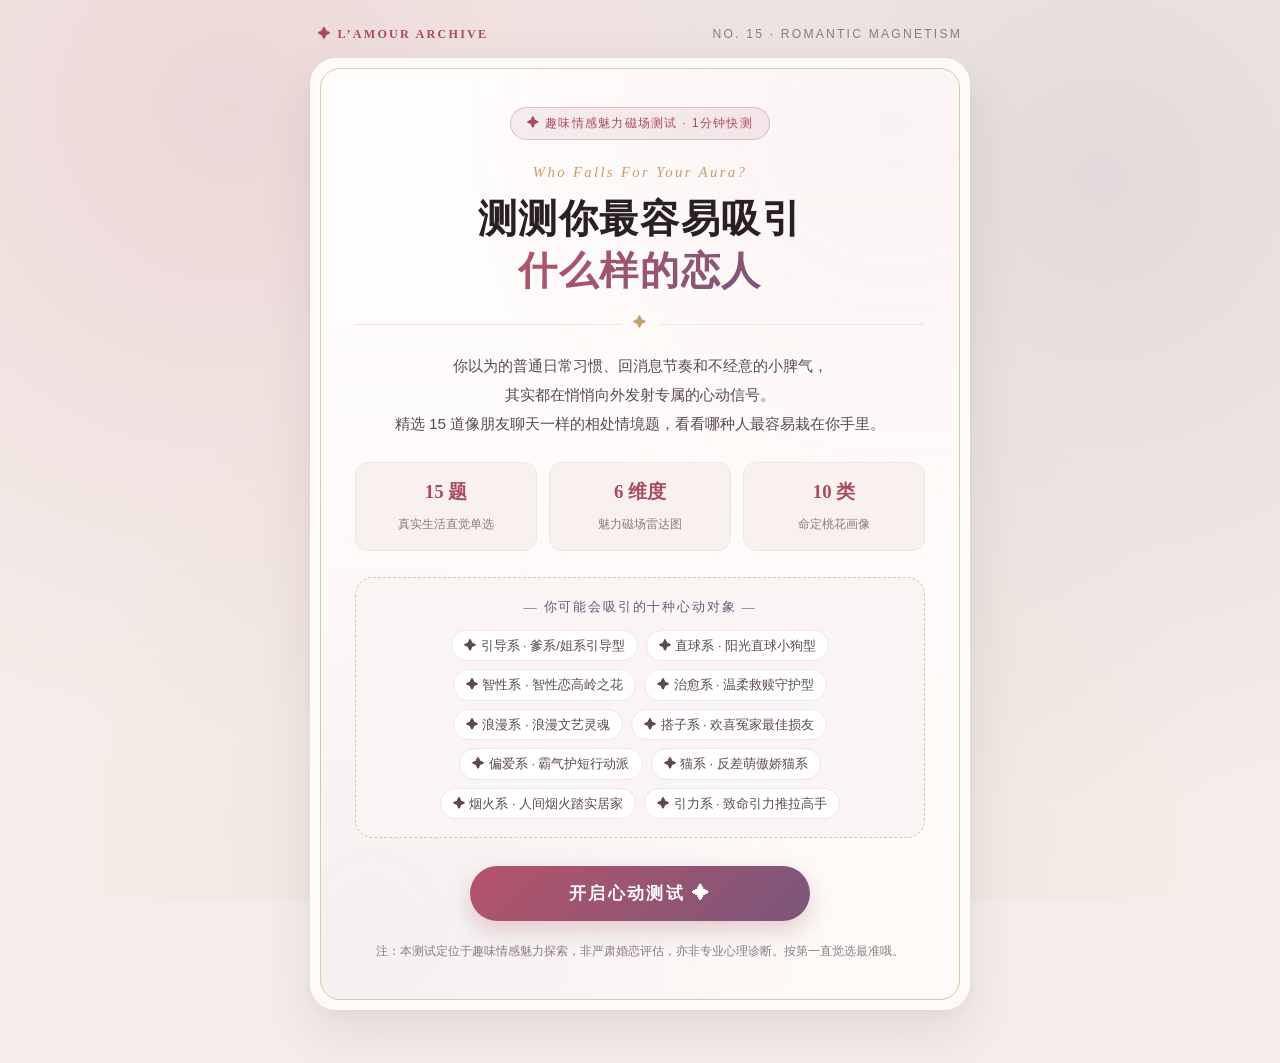
<file: index.html>
<!DOCTYPE html>
<html lang="zh-CN">
<head>
  <meta charset="UTF-8" />
  <meta name="viewport" content="width=device-width, initial-scale=1.0, maximum-scale=5.0" />
  <title>测测你最容易吸引什么样的恋人 · 心动磁场档案</title>
  <meta name="description" content="15道真实大白话恋爱细节与相处直觉测试，解锁你的六维魅力磁场与最容易对你上头的命定恋人类型。" />
  <link rel="icon" href="data:image/svg+xml,%3Csvg xmlns='http://www.w3.org/2000/svg' viewBox='0 0 64 64'%3E%3Cdefs%3E%3ClinearGradient id='g' x1='0' y1='0' x2='1' y2='1'%3E%3Cstop offset='0%25' stop-color='%23B5546A'/%3E%3Cstop offset='100%25' stop-color='%237B567B'/%3E%3C/linearGradient%3E%3C/defs%3E%3Ccircle cx='32' cy='32' r='30' fill='url(%23g)'/%3E%3Ctext x='32' y='42' font-size='28' text-anchor='middle' fill='%23FFFDFC'%3E✦%3C/text%3E%3C/svg%3E" />
  <link rel="stylesheet" href="css/style.css" />
</head>
<body>
  <!-- 顶部法式杂志刊头 -->
  <header class="top-masthead" aria-label="刊头信息">
    <span class="masthead-brand">✦ L’Amour Archive</span>
    <span>No. 15 · Romantic Magnetism</span>
  </header>

  <main class="app-stage">
    <!-- ==================== 1. 测试首页 ==================== -->
    <section id="view-home" class="view-section active" aria-labelledby="main-quiz-title">
      <div class="velvet-card">
        <div class="velvet-card-inner">
          <div class="hero-header">
            <span class="editorial-kicker">✦ 趣味情感魅力磁场测试 · 1分钟快测</span>
            <span class="hero-en-sub">Who Falls For Your Aura?</span>
            <h1 id="main-quiz-title" class="hero-title">
              测测你最容易吸引<br /><span class="highlight-rose">什么样的恋人</span>
            </h1>
          </div>

          <p class="hero-quote">
            你以为的普通日常习惯、回消息节奏和不经意的小脾气，<br />
            其实都在悄悄向外发射专属的心动信号。<br />
            精选 15 道像朋友聊天一样的相处情境题，看看哪种人最容易栽在你手里。
          </p>

          <div class="spec-pills">
            <div class="spec-pill">
              <span class="spec-pill-num">15 题</span>
              <span class="spec-pill-label">真实生活直觉单选</span>
            </div>
            <div class="spec-pill">
              <span class="spec-pill-num">6 维度</span>
              <span class="spec-pill-label">魅力磁场雷达图</span>
            </div>
            <div class="spec-pill">
              <span class="spec-pill-num">10 类</span>
              <span class="spec-pill-label">命定桃花画像</span>
            </div>
          </div>

          <div class="roster-preview">
            <div class="roster-preview-title">— 你可能会吸引的十种心动对象 —</div>
            <div id="roster-chips" class="roster-chips"></div>
          </div>

          <div class="cta-group">
            <button id="btn-start" type="button" class="btn-primary">
              开启心动测试 ✦
            </button>
            <div id="resume-banner" class="resume-banner">
              <span>上次还有未答完的题目（已答 <strong id="resume-count">0</strong>/15 题）</span>
              <button id="btn-resume" type="button" class="resume-link">继续做题 →</button>
            </div>
          </div>

          <p class="disclaimer-note">
            注：本测试定位于趣味情感魅力探索，非严肃婚恋评估，亦非专业心理诊断。按第一直觉选最准哦。
          </p>
        </div>
      </div>
    </section>

    <!-- ==================== 2. 逐题作答页 ==================== -->
    <section id="view-quiz" class="view-section" aria-live="polite">
      <div class="velvet-card">
        <div class="velvet-card-inner">
          <div class="quiz-progress-panel">
            <div class="quiz-meta-row">
              <span id="chapter-badge" class="chapter-badge">Part 01 · 聊天信号</span>
              <span class="progress-counter">
                <strong><span id="current-q-num">01</span></strong> / <span id="total-q-num">15</span>
              </span>
            </div>
            <div class="progress-track" role="progressbar" aria-valuemin="1" aria-valuemax="15">
              <div id="progress-fill" class="progress-fill"></div>
            </div>
          </div>

          <div id="question-stage" class="question-stage">
            <div>
              <h2 id="question-title" class="question-title"></h2>
              <div id="options-list" class="options-list"></div>
            </div>

            <div class="quiz-nav-bar">
              <button id="btn-prev" type="button" class="nav-link-btn" disabled>
                ← 上一题
              </button>
              <span class="quiz-keyboard-tip">支持按键 A-D 快捷选择</span>
              <button id="btn-next" type="button" class="nav-link-btn" disabled>
                下一题 →
              </button>
            </div>
          </div>
        </div>
      </div>
    </section>

    <!-- ==================== 3. 心动磁场计算过渡页 ==================== -->
    <section id="view-computing" class="view-section" aria-live="polite">
      <div class="velvet-card">
        <div class="velvet-card-inner computing-box">
          <div class="heart-pulse-orb">✦</div>
          <h2 class="computing-title">正在捕捉你的心动引力场…</h2>
          <p class="computing-sub">解析六维个人魅力信号，匹配最容易为你沦陷的那个人</p>
        </div>
      </div>
    </section>

    <!-- ==================== 4. 结果海报页 ==================== -->
    <section id="view-result" class="view-section" aria-labelledby="res-name">
      <article id="poster-card" class="poster-card">
        <div class="poster-inner">
          <div class="poster-top-meta">
            <span>L’AMOUR ARCHIVE · 心动引力报告</span>
            <span>《测测你最容易吸引什么样的恋人》</span>
          </div>

          <div class="character-hero">
            <div class="character-identity">
              <div class="match-kicker">
                <span>✦ 最容易栽在你手里的恋人</span>
                <span id="res-match-pct" class="match-badge-pct">磁场契合度 96%</span>
              </div>
              <h2 id="res-name" class="character-name">爹系/姐系引导型恋人</h2>
              <span id="res-courtesy" class="character-courtesy">成熟控场 · 嘴硬心软的兜底掌舵人</span>
              <div id="res-verdict" class="character-verdict">表面淡定挑剔 · 实则把你宠成小孩</div>
            </div>

            <div id="res-seal" class="character-seal-pill" aria-hidden="true">引导系</div>
          </div>

          <div id="res-tags" class="character-tags"></div>

          <blockquote class="quote-scroll-box">
            <p id="res-quote" class="quote-scroll-text"></p>
          </blockquote>

          <!-- 六维魅力雷达图面板 -->
          <div class="radar-panel">
            <div id="res-radar-wrap" class="radar-svg-wrap"></div>
            <div>
              <div id="res-dim-bars" class="dim-bars-list"></div>
              <div id="res-runner-up" class="runner-up-note"></div>
            </div>
          </div>

          <!-- 深度魅力解析模块 -->
          <div class="analysis-sections">
            <div class="analysis-block">
              <h3 class="analysis-heading">
                <span class="heading-sparkle">✨</span>
                <span>你自身散发的致命吸引力</span>
              </h3>
              <p id="res-traits" class="analysis-body"></p>
            </div>

            <div class="analysis-block">
              <h3 class="analysis-heading">
                <span class="heading-sparkle">💘</span>
                <span>为什么这类人最容易对你上头</span>
              </h3>
              <p id="res-reason" class="analysis-body"></p>
            </div>

            <div class="analysis-block">
              <h3 class="analysis-heading">
                <span class="heading-sparkle">🍬</span>
                <span>在一起后的相处隐藏甜点</span>
              </h3>
              <p id="res-advantage" class="analysis-body"></p>
            </div>
          </div>

          <!-- 趣味彩蛋 · 心动擦火花指南 -->
          <div class="easter-egg-panel">
            <h3 class="analysis-heading">
              <span class="heading-sparkle">🎬</span>
              <span>趣味彩蛋 · 恋爱擦火花指南</span>
            </h3>
            <div class="easter-grid">
              <div class="easter-item">
                <div class="easter-label">🥂 最容易擦出火花的场景</div>
                <div id="res-scene" class="easter-val"></div>
              </div>
              <div class="easter-item">
                <div class="easter-label">💓 最戳你的高甜相处瞬间</div>
                <div id="res-sweetspot" class="easter-val"></div>
              </div>
              <div class="easter-item">
                <div class="easter-label">💡 专属恋爱避雷小锦囊</div>
                <div id="res-warning" class="easter-val"></div>
              </div>
            </div>
          </div>

          <!-- 海报底部扫码栏 -->
          <footer class="poster-footer">
            <div class="poster-footer-left">
              <div class="poster-footer-cta">扫码测测你最容易吸引什么样的恋人</div>
              <div class="poster-footer-sub">15道大白话相处直觉题 · 解锁你的六维心动磁场与命定桃花</div>
              <span class="poster-footer-pill">✦ 长按或扫码参与测试</span>
            </div>
            <div class="poster-qr-frame">
              <div id="res-qr-box" class="poster-qr-box" aria-label="测试网页二维码"></div>
              <span class="poster-qr-caption">扫码测心动引力</span>
            </div>
          </footer>
        </div>
      </article>

      <!-- 海报外部操作栏 -->
      <div class="result-actions-bar">
        <button id="btn-save-poster" type="button" class="btn-primary">
          保存带二维码高清海报（适合发小红书/朋友圈）
        </button>
        <button id="btn-copy-text" type="button" class="btn-secondary">
          复制专属心动文案
        </button>
        <button id="btn-clean-shot" type="button" class="btn-secondary">
          开启纯净截图模式
        </button>
        <button id="btn-restart" type="button" class="btn-secondary" style="grid-column: 1 / -1;">
          重新测试一次
        </button>
      </div>

      <!-- 二维码跳转链接自定义 -->
      <div id="qr-url-config" class="qr-url-config">
        <div>🔗 <strong>海报二维码跳转网址</strong>（部署上线后会自动识别公网地址，也可手动填入你的分享链接）：</div>
        <div class="qr-url-row">
          <input id="qr-url-input" type="url" class="qr-url-input" placeholder="例如 https://你的网站域名.com" />
          <button id="btn-update-qr" type="button" class="qr-url-btn">更新二维码</button>
        </div>
      </div>
    </section>
  </main>

  <div id="clean-shot-toast" class="clean-shot-toast">
    已隐藏操作按钮，可直接截屏分享 · 点击任意处恢复
  </div>

  <div id="toast-msg" class="toast-msg" role="status" aria-live="polite"></div>

  <!-- 高清海报预览弹窗 -->
  <div id="poster-modal" class="poster-modal" role="dialog" aria-modal="true" aria-labelledby="poster-modal-title">
    <div class="poster-modal-box">
      <div class="poster-modal-header">
        <span id="poster-modal-title">专属心动档案海报已生成</span>
        <button id="poster-modal-close" type="button" class="poster-modal-close" aria-label="关闭预览">×</button>
      </div>
      <div class="poster-modal-body">
        <img id="poster-modal-img" alt="最容易吸引的恋人档案海报" />
      </div>
      <div class="poster-modal-tip">
        电脑端已自动下载 PNG；手机端可长按上方图片保存至相册
      </div>
    </div>
  </div>

  <script src="js/data.js"></script>
  <script src="js/qrcode.js"></script>
  <script src="js/app.js"></script>
</body>
</html>
</file>
<file: css/style.css>
/* ==========================================================================
   《测测你最容易吸引什么样的恋人》 — 法式电影感 · 微醺浪漫杂志视觉系统
   配色：丝绒暖杏白 · 暮色玫瑰粉 · 微醺紫罗兰 · 香槟细金 · 深浓可可墨
   ========================================================================== */

:root {
  --bg-outer: #F5EDE9;
  --bg-card: #FDFAF8;
  --bg-soft: #F8F1EE;
  --bg-tint: #FBF4F4;

  --ink-900: #2A1F23;
  --ink-700: #5B4A51;
  --ink-500: #8D7A82;
  --ink-300: #C8B8BE;
  --ink-100: #EFE6E8;

  --rose: #A84C60;
  --rose-deep: #8D3B4D;
  --rose-soft: rgba(168, 76, 96, 0.09);
  --rose-border: rgba(168, 76, 96, 0.28);

  --violet: #6D597A;
  --violet-soft: rgba(109, 89, 122, 0.09);

  --champagne: #C49E6C;
  --champagne-light: #DFC7A7;
  --champagne-soft: rgba(196, 158, 108, 0.14);

  --grad-romantic: linear-gradient(135deg, #B5546A 0%, #7B567B 100%);
  --grad-soft-glow: radial-gradient(circle at 18% 12%, rgba(181, 84, 106, 0.14) 0%, transparent 48%),
                    radial-gradient(circle at 86% 20%, rgba(109, 89, 122, 0.13) 0%, transparent 48%),
                    radial-gradient(circle at 50% 92%, rgba(196, 158, 108, 0.14) 0%, transparent 55%);

  --font-serif: "Songti SC", "STSong", "Noto Serif SC", "Source Han Serif SC", "Didot", "Bodoni MT", Georgia, serif;
  --font-sans: -apple-system, BlinkMacSystemFont, "PingFang SC", "Hiragino Sans GB", "Microsoft YaHei", "Noto Sans SC", sans-serif;

  --radius-xl: 26px;
  --radius-lg: 18px;
  --radius-md: 13px;
  --radius-pill: 999px;

  --shadow-editorial: 0 22px 54px rgba(58, 34, 43, 0.09), 0 4px 14px rgba(58, 34, 43, 0.04);
  --shadow-subtle: 0 6px 20px rgba(58, 34, 43, 0.05);
  --ease-silk: cubic-bezier(0.22, 1, 0.36, 1);
}

*,
*::before,
*::after {
  box-sizing: border-box;
  margin: 0;
  padding: 0;
}

html {
  font-size: 16px;
  -webkit-text-size-adjust: 100%;
  scroll-behavior: smooth;
}

body {
  min-height: 100vh;
  background-color: var(--bg-outer);
  background-image: var(--grad-soft-glow);
  background-attachment: fixed;
  color: var(--ink-900);
  font-family: var(--font-sans);
  line-height: 1.68;
  display: flex;
  flex-direction: column;
  align-items: center;
  padding: 24px 16px 52px;
  overflow-x: hidden;
}

/* 顶部法式杂志刊头 */
.top-masthead {
  width: 100%;
  max-width: 660px;
  display: flex;
  align-items: center;
  justify-content: space-between;
  padding: 0 8px 14px;
  color: var(--ink-500);
  font-size: 0.76rem;
  letter-spacing: 0.18em;
  text-transform: uppercase;
  user-select: none;
}

.masthead-brand {
  display: inline-flex;
  align-items: center;
  gap: 7px;
  font-family: var(--font-serif);
  font-weight: 600;
  color: var(--rose);
}

/* 主舞台容器 */
.app-stage {
  width: 100%;
  max-width: 660px;
  position: relative;
}

.view-section {
  display: none;
  animation: softReveal 0.52s var(--ease-silk) forwards;
}

.view-section.active {
  display: block;
}

@keyframes softReveal {
  from {
    opacity: 0;
    transform: translateY(14px) scale(0.992);
  }
  to {
    opacity: 1;
    transform: translateY(0) scale(1);
  }
}

/* 丝绒杂志卡片外框 */
.velvet-card {
  background: var(--bg-card);
  border-radius: var(--radius-xl);
  padding: 9px;
  box-shadow: var(--shadow-editorial);
  border: 1px solid rgba(255, 255, 255, 0.85);
  position: relative;
}

.velvet-card-inner {
  border-radius: calc(var(--radius-xl) - 6px);
  border: 1px solid var(--champagne-light);
  background:
    radial-gradient(circle at 90% 6%, rgba(181, 84, 106, 0.06) 0%, transparent 42%),
    radial-gradient(circle at 8% 92%, rgba(109, 89, 122, 0.06) 0%, transparent 45%),
    linear-gradient(180deg, #FFFDFC 0%, #FDFAF8 100%);
  padding: 38px 34px;
  position: relative;
}

/* 微醺玫瑰金徽章印记 */
.aura-badge-stamp {
  display: inline-flex;
  align-items: center;
  justify-content: center;
  padding: 6px 16px;
  border-radius: var(--radius-pill);
  background: var(--grad-romantic);
  color: #FFFDFC;
  font-family: var(--font-serif);
  font-size: 0.84rem;
  font-weight: 600;
  letter-spacing: 0.14em;
  box-shadow: 0 6px 16px rgba(168, 76, 96, 0.24);
  user-select: none;
}

/* ==========================================================================
   首页 View (Home)
   ========================================================================== */
.hero-header {
  text-align: center;
  padding-bottom: 26px;
  border-bottom: 1px solid var(--ink-100);
  position: relative;
}

.hero-header::after {
  content: "✦";
  position: absolute;
  bottom: -11px;
  left: 50%;
  transform: translateX(-50%);
  background: var(--bg-card);
  padding: 0 12px;
  color: var(--champagne);
  font-size: 0.85rem;
}

.editorial-kicker {
  display: inline-flex;
  align-items: center;
  gap: 6px;
  font-size: 0.78rem;
  color: var(--rose);
  background: var(--rose-soft);
  border: 1px solid var(--rose-border);
  border-radius: var(--radius-pill);
  padding: 5px 16px;
  letter-spacing: 0.1em;
  margin-bottom: 20px;
}

.hero-en-sub {
  display: block;
  font-family: var(--font-serif);
  font-style: italic;
  font-size: 0.92rem;
  color: var(--champagne);
  letter-spacing: 0.16em;
  margin-bottom: 8px;
}

.hero-title {
  font-family: var(--font-serif);
  font-size: clamp(1.72rem, 5.2vw, 2.45rem);
  font-weight: 700;
  color: var(--ink-900);
  line-height: 1.34;
  letter-spacing: 0.04em;
}

.hero-title .highlight-rose {
  background: var(--grad-romantic);
  -webkit-background-clip: text;
  -webkit-text-fill-color: transparent;
  color: var(--rose);
}

.hero-quote {
  margin: 26px auto 24px;
  max-width: 510px;
  text-align: center;
  font-size: 0.96rem;
  color: var(--ink-700);
  line-height: 1.9;
}

/* 三格杂志参数栏 */
.spec-pills {
  display: grid;
  grid-template-columns: repeat(3, 1fr);
  gap: 12px;
  margin: 22px 0 26px;
}

.spec-pill {
  background: var(--bg-soft);
  border: 1px solid var(--ink-100);
  border-radius: var(--radius-md);
  padding: 13px 10px;
  text-align: center;
}

.spec-pill-num {
  display: block;
  font-family: var(--font-serif);
  font-size: 1.18rem;
  font-weight: 700;
  color: var(--rose);
  margin-bottom: 2px;
}

.spec-pill-label {
  font-size: 0.76rem;
  color: var(--ink-500);
}

/* 十种恋人类型预览胶囊 */
.roster-preview {
  background: var(--bg-tint);
  border: 1px dashed var(--champagne-light);
  border-radius: var(--radius-lg);
  padding: 18px 18px;
  margin-bottom: 28px;
}

.roster-preview-title {
  font-family: var(--font-serif);
  font-size: 0.82rem;
  color: var(--violet);
  text-align: center;
  letter-spacing: 0.14em;
  margin-bottom: 12px;
}

.roster-chips {
  display: flex;
  flex-wrap: wrap;
  justify-content: center;
  gap: 8px;
}

.roster-chip {
  font-size: 0.8rem;
  color: var(--ink-700);
  background: #FFFFFF;
  border: 1px solid var(--ink-100);
  border-radius: var(--radius-pill);
  padding: 4px 12px;
}

/* 按钮体系 */
.cta-group {
  display: flex;
  flex-direction: column;
  align-items: center;
  gap: 12px;
}

.btn-primary {
  appearance: none;
  border: none;
  border-radius: var(--radius-pill);
  background: var(--grad-romantic);
  color: #FFFDFC;
  font-family: var(--font-serif);
  font-size: 1.05rem;
  font-weight: 700;
  letter-spacing: 0.14em;
  padding: 16px 42px;
  width: 100%;
  max-width: 340px;
  cursor: pointer;
  transition: all 0.25s var(--ease-silk);
  box-shadow: 0 10px 24px rgba(168, 76, 96, 0.26);
}

.btn-primary:hover {
  transform: translateY(-2px);
  box-shadow: 0 14px 30px rgba(168, 76, 96, 0.34);
  filter: brightness(1.03);
}

.btn-primary:active {
  transform: translateY(0);
}

.btn-secondary {
  appearance: none;
  background: #FFFFFF;
  border: 1px solid var(--ink-300);
  border-radius: var(--radius-pill);
  color: var(--ink-700);
  font-size: 0.9rem;
  font-weight: 500;
  letter-spacing: 0.06em;
  padding: 12px 22px;
  cursor: pointer;
  transition: all 0.2s ease;
}

.btn-secondary:hover {
  border-color: var(--rose);
  color: var(--rose);
  background: var(--bg-tint);
}

.resume-banner {
  display: none;
  align-items: center;
  justify-content: center;
  gap: 10px;
  font-size: 0.84rem;
  color: var(--violet);
  background: var(--violet-soft);
  border: 1px solid rgba(109, 89, 122, 0.2);
  border-radius: var(--radius-pill);
  padding: 8px 18px;
}

.resume-banner.visible {
  display: inline-flex;
}

.resume-link {
  background: none;
  border: none;
  color: var(--rose);
  font-weight: 600;
  text-decoration: underline;
  cursor: pointer;
  font-size: 0.84rem;
}

.disclaimer-note {
  margin-top: 20px;
  text-align: center;
  font-size: 0.75rem;
  color: var(--ink-500);
}

/* ==========================================================================
   答题页 View (Quiz)
   ========================================================================== */
.quiz-progress-panel {
  margin-bottom: 26px;
}

.quiz-meta-row {
  display: flex;
  align-items: center;
  justify-content: space-between;
  margin-bottom: 10px;
}

.chapter-badge {
  font-size: 0.8rem;
  color: var(--rose);
  background: var(--rose-soft);
  padding: 3px 12px;
  border-radius: var(--radius-pill);
  font-weight: 600;
  letter-spacing: 0.08em;
}

.progress-counter {
  font-family: var(--font-serif);
  font-size: 0.9rem;
  color: var(--ink-500);
}

.progress-counter strong {
  color: var(--rose);
  font-size: 1.15rem;
}

.progress-track {
  width: 100%;
  height: 7px;
  background: var(--ink-100);
  border-radius: var(--radius-pill);
  overflow: hidden;
}

.progress-fill {
  height: 100%;
  width: 0%;
  border-radius: var(--radius-pill);
  background: var(--grad-romantic);
  transition: width 0.38s var(--ease-silk);
}

.question-stage {
  min-height: 350px;
  display: flex;
  flex-direction: column;
  justify-content: space-between;
}

.question-stage.anim-next {
  animation: glideNext 0.34s var(--ease-silk);
}

.question-stage.anim-prev {
  animation: glidePrev 0.34s var(--ease-silk);
}

@keyframes glideNext {
  from { opacity: 0; transform: translateX(20px); }
  to { opacity: 1; transform: translateX(0); }
}

@keyframes glidePrev {
  from { opacity: 0; transform: translateX(-20px); }
  to { opacity: 1; transform: translateX(0); }
}

.question-title {
  font-family: var(--font-serif);
  font-size: clamp(1.14rem, 3.4vw, 1.34rem);
  font-weight: 700;
  color: var(--ink-900);
  line-height: 1.62;
  margin-bottom: 22px;
}

.options-list {
  display: flex;
  flex-direction: column;
  gap: 12px;
}

.option-btn {
  appearance: none;
  width: 100%;
  text-align: left;
  background: var(--bg-soft);
  border: 1px solid var(--ink-100);
  border-radius: var(--radius-md);
  padding: 15px 18px;
  display: flex;
  align-items: flex-start;
  gap: 14px;
  cursor: pointer;
  transition: all 0.2s var(--ease-silk);
  color: var(--ink-900);
  font-family: var(--font-sans);
  font-size: 0.96rem;
  line-height: 1.56;
}

.option-btn:hover {
  background: #FFF9FA;
  border-color: var(--champagne);
  transform: translateY(-1px);
  box-shadow: var(--shadow-subtle);
}

.option-btn.selected {
  background: #FFF5F7;
  border-color: var(--rose);
  box-shadow: 0 6px 18px rgba(168, 76, 96, 0.12);
}

.option-key {
  flex-shrink: 0;
  width: 28px;
  height: 28px;
  border-radius: 50%;
  border: 1px solid var(--ink-300);
  display: inline-flex;
  align-items: center;
  justify-content: center;
  font-family: var(--font-serif);
  font-size: 0.85rem;
  font-weight: 700;
  color: var(--ink-700);
  background: #FFFFFF;
  margin-top: 1px;
  transition: all 0.2s ease;
}

.option-btn:hover .option-key {
  border-color: var(--rose);
  color: var(--rose);
}

.option-btn.selected .option-key {
  background: var(--grad-romantic);
  border-color: transparent;
  color: #FFFFFF;
}

.option-text {
  flex: 1;
}

.quiz-nav-bar {
  margin-top: 28px;
  padding-top: 18px;
  border-top: 1px solid var(--ink-100);
  display: flex;
  align-items: center;
  justify-content: space-between;
  gap: 12px;
}

.nav-link-btn {
  appearance: none;
  background: #FFFFFF;
  border: 1px solid var(--ink-300);
  border-radius: var(--radius-pill);
  color: var(--ink-700);
  font-size: 0.85rem;
  padding: 8px 18px;
  cursor: pointer;
  transition: all 0.18s ease;
}

.nav-link-btn:hover:not(:disabled) {
  border-color: var(--rose);
  color: var(--rose);
}

.nav-link-btn:disabled {
  opacity: 0.35;
  cursor: not-allowed;
}

.quiz-keyboard-tip {
  font-size: 0.75rem;
  color: var(--ink-500);
}

/* ==========================================================================
   心动磁场解析过渡页 (Computing View)
   ========================================================================== */
.computing-box {
  text-align: center;
  padding: 68px 20px;
}

.heart-pulse-orb {
  width: 68px;
  height: 68px;
  border-radius: 50%;
  background: var(--grad-romantic);
  color: #FFFFFF;
  display: flex;
  align-items: center;
  justify-content: center;
  font-size: 1.65rem;
  margin: 0 auto 24px;
  animation: auraPulse 1.05s ease-in-out infinite alternate;
}

@keyframes auraPulse {
  from { transform: scale(0.93); box-shadow: 0 0 0 0 rgba(168, 76, 96, 0.28); }
  to { transform: scale(1.06); box-shadow: 0 0 0 18px rgba(168, 76, 96, 0); }
}

.computing-title {
  font-family: var(--font-serif);
  font-size: 1.28rem;
  color: var(--ink-900);
  letter-spacing: 0.12em;
  margin-bottom: 8px;
}

.computing-sub {
  font-size: 0.88rem;
  color: var(--ink-500);
}

/* ==========================================================================
   结果海报卡片页 View (Romantic Archive Poster)
   ========================================================================== */
.poster-card {
  background: var(--bg-card);
  border-radius: var(--radius-xl);
  padding: 9px;
  box-shadow: var(--shadow-editorial);
  position: relative;
}

.poster-inner {
  border-radius: calc(var(--radius-xl) - 6px);
  border: 1px solid var(--champagne-light);
  background:
    radial-gradient(circle at 90% 7%, rgba(181, 84, 106, 0.10) 0%, transparent 40%),
    radial-gradient(circle at 8% 48%, rgba(109, 89, 122, 0.08) 0%, transparent 44%),
    linear-gradient(180deg, #FFFDFC 0%, #FCF7F5 50%, #FBF5F2 100%);
  padding: 32px 28px 26px;
  position: relative;
}

.poster-top-meta {
  display: flex;
  justify-content: space-between;
  align-items: center;
  font-size: 0.74rem;
  color: var(--ink-500);
  letter-spacing: 0.12em;
  padding-bottom: 14px;
  border-bottom: 1px solid var(--ink-100);
  margin-bottom: 22px;
}

.character-hero {
  display: flex;
  align-items: flex-start;
  justify-content: space-between;
  gap: 14px;
  margin-bottom: 18px;
}

.character-identity {
  flex: 1;
}

.match-kicker {
  display: inline-flex;
  align-items: center;
  gap: 8px;
  font-size: 0.78rem;
  color: var(--rose);
  font-weight: 600;
  margin-bottom: 8px;
}

.match-badge-pct {
  background: var(--grad-romantic);
  color: #FFFFFF;
  border-radius: var(--radius-pill);
  padding: 2px 10px;
  font-size: 0.74rem;
  letter-spacing: 0.04em;
}

.character-name {
  font-family: var(--font-serif);
  font-size: clamp(1.65rem, 5.2vw, 2.25rem);
  font-weight: 700;
  color: var(--ink-900);
  line-height: 1.24;
  margin-bottom: 6px;
}

.character-courtesy {
  display: block;
  font-size: 0.88rem;
  color: var(--ink-500);
  margin-bottom: 6px;
}

.character-verdict {
  font-family: var(--font-serif);
  font-size: 1rem;
  font-weight: 700;
  color: var(--violet);
  letter-spacing: 0.06em;
}

.character-seal-pill {
  flex-shrink: 0;
  width: 62px;
  height: 62px;
  border-radius: 50%;
  background: var(--grad-romantic);
  color: #FFFDFC;
  display: flex;
  align-items: center;
  justify-content: center;
  font-family: var(--font-serif);
  font-size: 0.92rem;
  font-weight: 700;
  letter-spacing: 0.06em;
  box-shadow: 0 8px 20px rgba(168, 76, 96, 0.24), inset 0 0 0 2px rgba(255, 255, 255, 0.38);
}

.character-tags {
  display: flex;
  flex-wrap: wrap;
  gap: 8px;
  margin-bottom: 20px;
}

.char-tag {
  font-size: 0.8rem;
  color: var(--rose-deep);
  background: #FFFFFF;
  border: 1px solid var(--rose-border);
  border-radius: var(--radius-pill);
  padding: 4px 13px;
}

/* 电影台词感金句框 */
.quote-scroll-box {
  background: linear-gradient(135deg, rgba(181, 84, 106, 0.07) 0%, rgba(109, 89, 122, 0.07) 100%);
  border: 1px solid rgba(196, 158, 108, 0.35);
  border-radius: var(--radius-lg);
  padding: 18px 22px;
  margin-bottom: 22px;
  position: relative;
}

.quote-scroll-text {
  font-family: var(--font-serif);
  font-size: 1rem;
  font-weight: 600;
  color: var(--ink-900);
  line-height: 1.76;
}

/* 六维魅力雷达图面板 */
.radar-panel {
  display: grid;
  grid-template-columns: 215px 1fr;
  gap: 18px;
  align-items: center;
  background: #FFFFFF;
  border: 1px solid var(--ink-100);
  border-radius: var(--radius-lg);
  padding: 16px 18px;
  margin-bottom: 20px;
  box-shadow: var(--shadow-subtle);
}

.radar-svg-wrap {
  width: 100%;
  max-width: 215px;
  margin: 0 auto;
}

.radar-svg-wrap svg {
  width: 100%;
  height: auto;
  overflow: visible;
}

.dim-bars-list {
  display: flex;
  flex-direction: column;
  gap: 9px;
}

.dim-bar-item {
  display: grid;
  grid-template-columns: 40px 1fr 32px;
  align-items: center;
  gap: 8px;
  font-size: 0.8rem;
}

.dim-bar-name {
  font-weight: 600;
  color: var(--ink-700);
}

.dim-bar-track {
  height: 6px;
  background: var(--ink-100);
  border-radius: var(--radius-pill);
  overflow: hidden;
}

.dim-bar-fill {
  height: 100%;
  border-radius: var(--radius-pill);
  background: var(--grad-romantic);
  transition: width 0.6s var(--ease-silk);
}

.dim-bar-val {
  text-align: right;
  font-family: var(--font-serif);
  color: var(--ink-500);
  font-weight: 600;
}

.runner-up-note {
  margin-top: 10px;
  padding-top: 9px;
  border-top: 1px dashed var(--ink-100);
  font-size: 0.78rem;
  color: var(--ink-500);
  display: flex;
  align-items: center;
  justify-content: space-between;
  gap: 8px;
}

.runner-up-note strong {
  color: var(--rose);
}

/* 深度心动解析卡片 */
.analysis-sections {
  display: flex;
  flex-direction: column;
  gap: 14px;
  margin-bottom: 20px;
}

.analysis-block {
  background: #FFFFFF;
  border: 1px solid var(--ink-100);
  border-radius: var(--radius-md);
  padding: 15px 18px;
}

.analysis-heading {
  font-family: var(--font-serif);
  font-size: 0.94rem;
  font-weight: 700;
  color: var(--ink-900);
  margin-bottom: 7px;
  display: flex;
  align-items: center;
  gap: 7px;
}

.heading-sparkle {
  color: var(--rose);
  font-size: 0.9rem;
}

.analysis-body {
  font-size: 0.9rem;
  color: var(--ink-700);
  line-height: 1.72;
}

/* 趣味彩蛋 · 心动擦火花指南 */
.easter-egg-panel {
  background: linear-gradient(135deg, rgba(181, 84, 106, 0.05) 0%, rgba(196, 158, 108, 0.09) 100%);
  border: 1px solid var(--champagne-light);
  border-radius: var(--radius-lg);
  padding: 16px 18px;
  margin-bottom: 20px;
}

.easter-grid {
  display: flex;
  flex-direction: column;
  gap: 10px;
  margin-top: 10px;
}

.easter-item {
  background: rgba(255, 255, 255, 0.88);
  border: 1px solid var(--ink-100);
  border-radius: 10px;
  padding: 10px 13px;
}

.easter-label {
  font-size: 0.76rem;
  color: var(--rose);
  font-weight: 700;
  margin-bottom: 3px;
}

.easter-val {
  font-size: 0.86rem;
  color: var(--ink-900);
  line-height: 1.56;
}

/* 海报底部二维码落款栏 */
.poster-footer {
  padding-top: 16px;
  border-top: 1px solid var(--ink-100);
  display: flex;
  align-items: center;
  justify-content: space-between;
  gap: 16px;
}

.poster-footer-left {
  display: flex;
  flex-direction: column;
  gap: 5px;
  flex: 1;
}

.poster-footer-cta {
  font-family: var(--font-serif);
  font-size: 0.93rem;
  font-weight: 700;
  color: var(--ink-900);
}

.poster-footer-sub {
  font-size: 0.77rem;
  color: var(--ink-500);
  line-height: 1.45;
}

.poster-footer-pill {
  align-self: flex-start;
  color: var(--rose);
  background: var(--rose-soft);
  border: 1px solid var(--rose-border);
  border-radius: var(--radius-pill);
  padding: 2px 10px;
  font-size: 0.71rem;
  margin-top: 2px;
}

.poster-qr-frame {
  flex-shrink: 0;
  display: flex;
  flex-direction: column;
  align-items: center;
  gap: 4px;
}

.poster-qr-box {
  width: 82px;
  height: 82px;
  padding: 4px;
  background: #FFFFFF;
  border: 1px solid var(--champagne-light);
  border-radius: 10px;
  box-shadow: 0 3px 10px rgba(58, 34, 43, 0.06);
}

.poster-qr-box svg {
  width: 100%;
  height: 100%;
  display: block;
}

.poster-qr-caption {
  font-size: 0.68rem;
  color: var(--ink-500);
}

/* 海报外部按钮与链接设置栏 */
.result-actions-bar {
  margin-top: 20px;
  display: grid;
  grid-template-columns: repeat(2, 1fr);
  gap: 12px;
}

.result-actions-bar .btn-primary {
  max-width: none;
  grid-column: 1 / -1;
}

.qr-url-config {
  margin-top: 14px;
  background: rgba(255, 255, 255, 0.75);
  border: 1px dashed var(--ink-300);
  border-radius: var(--radius-md);
  padding: 12px 14px;
  font-size: 0.8rem;
  color: var(--ink-700);
}

.qr-url-row {
  display: flex;
  align-items: center;
  gap: 8px;
  margin-top: 7px;
}

.qr-url-input {
  flex: 1;
  min-width: 0;
  border: 1px solid var(--ink-300);
  border-radius: var(--radius-pill);
  background: #FFFFFF;
  color: var(--ink-900);
  padding: 8px 14px;
  font-size: 0.82rem;
  outline: none;
}

.qr-url-input:focus {
  border-color: var(--rose);
}

.qr-url-btn {
  appearance: none;
  background: var(--violet);
  color: #FFFFFF;
  border: none;
  border-radius: var(--radius-pill);
  padding: 8px 16px;
  font-size: 0.8rem;
  cursor: pointer;
  white-space: nowrap;
}

/* 纯净截图模式 */
body.clean-shot-mode {
  padding-top: 12px;
  padding-bottom: 16px;
}

body.clean-shot-mode .top-masthead,
body.clean-shot-mode .result-actions-bar,
body.clean-shot-mode .qr-url-config {
  display: none !important;
}

.clean-shot-toast {
  display: none;
  position: fixed;
  bottom: 16px;
  left: 50%;
  transform: translateX(-50%);
  background: rgba(42, 31, 35, 0.85);
  color: #FFFDFC;
  font-size: 0.8rem;
  padding: 8px 18px;
  border-radius: var(--radius-pill);
  z-index: 100;
  cursor: pointer;
}

body.clean-shot-mode .clean-shot-toast {
  display: block;
}

/* Toast 与海报弹窗 */
.toast-msg {
  position: fixed;
  top: 22px;
  left: 50%;
  transform: translateX(-50%) translateY(-16px);
  background: var(--ink-900);
  color: #FFFDFC;
  border: 1px solid var(--champagne);
  border-radius: var(--radius-pill);
  padding: 10px 22px;
  font-size: 0.86rem;
  opacity: 0;
  pointer-events: none;
  transition: all 0.26s var(--ease-silk);
  z-index: 200;
  box-shadow: 0 10px 26px rgba(42, 31, 35, 0.2);
}

.toast-msg.show {
  opacity: 1;
  transform: translateX(-50%) translateY(0);
}

.poster-modal {
  display: none;
  position: fixed;
  inset: 0;
  background: rgba(34, 22, 27, 0.78);
  z-index: 300;
  align-items: center;
  justify-content: center;
  padding: 20px;
  backdrop-filter: blur(4px);
}

.poster-modal.open {
  display: flex;
}

.poster-modal-box {
  background: var(--bg-card);
  border-radius: var(--radius-lg);
  border: 1px solid var(--champagne-light);
  max-width: 440px;
  width: 100%;
  max-height: 90vh;
  display: flex;
  flex-direction: column;
  overflow: hidden;
}

.poster-modal-header {
  padding: 13px 18px;
  background: var(--bg-soft);
  border-bottom: 1px solid var(--ink-100);
  display: flex;
  justify-content: space-between;
  align-items: center;
  font-family: var(--font-serif);
  font-weight: 700;
  font-size: 0.92rem;
}

.poster-modal-close {
  background: none;
  border: none;
  font-size: 1.35rem;
  color: var(--ink-700);
  cursor: pointer;
  line-height: 1;
}

.poster-modal-body {
  padding: 14px;
  overflow-y: auto;
}

.poster-modal-body img {
  width: 100%;
  height: auto;
  display: block;
  border-radius: 12px;
  box-shadow: var(--shadow-subtle);
}

.poster-modal-tip {
  padding: 10px 16px 14px;
  text-align: center;
  font-size: 0.79rem;
  color: var(--ink-500);
  background: var(--bg-soft);
  border-top: 1px solid var(--ink-100);
}

@media (max-width: 600px) {
  body {
    padding: 14px 10px 38px;
  }

  .velvet-card-inner {
    padding: 26px 18px;
  }

  .spec-pills {
    gap: 8px;
  }

  .quiz-keyboard-tip {
    display: none;
  }

  .option-btn {
    padding: 14px 14px;
    gap: 11px;
    font-size: 0.94rem;
  }

  .poster-inner {
    padding: 24px 18px 20px;
  }

  .radar-panel {
    grid-template-columns: 1fr;
    gap: 14px;
  }

  .radar-svg-wrap {
    max-width: 195px;
  }

  .poster-qr-box {
    width: 74px;
    height: 74px;
  }

  .result-actions-bar {
    grid-template-columns: 1fr;
  }
}
</file>
